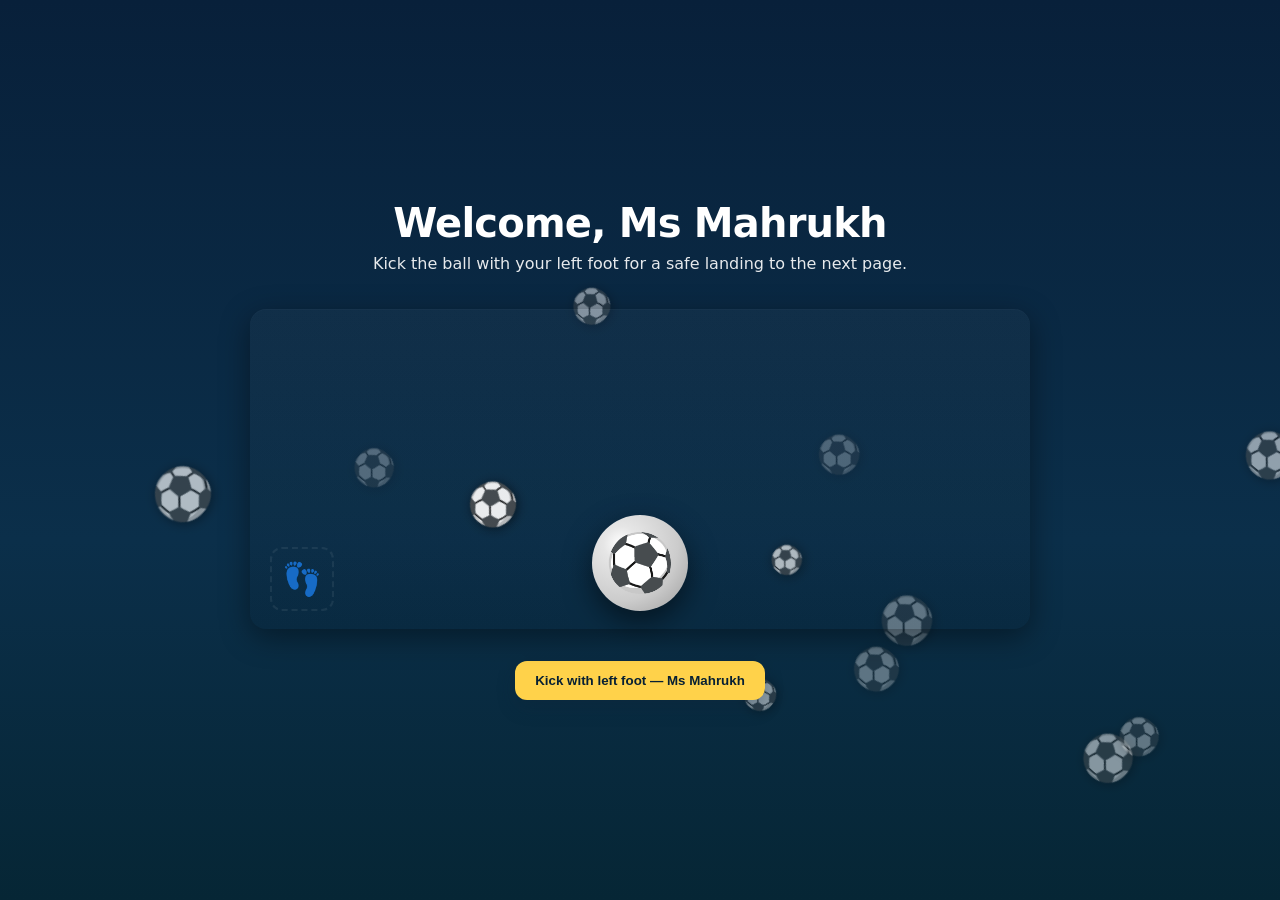
<file: index.html>
<!doctype html>
<html lang="en">
<head>
  <meta charset="utf-8" />
  <meta name="viewport" content="width=device-width,initial-scale=1" />
  <title>Ms Mahrukh — Kick for a Safe Landing</title>
  <link rel="stylesheet" href="styles.css" />
</head>
<body>
  <div id="bg"></div>

  <main class="container">
    <header class="hero">
      <h1>Welcome, Ms Mahrukh</h1>
      <p class="lead">Kick the ball with your left foot for a safe landing to the next page.</p>
    </header>

    <section class="arena" aria-label="kick arena">
      <button id="leftFootVisual" class="left-foot" aria-hidden="true">👣</button>

      <div id="ball" class="ball" role="img" aria-label="football">⚽</div>
    </section>

    <div class="controls">
      <button id="kickBtn" class="kick" aria-label="Kick the ball with your left foot, Ms Mahrukh">
        Kick with left foot — Ms Mahrukh
      </button>
    </div>
  </main>

  <script src="main.js"></script>
</body>
</html>
</file>
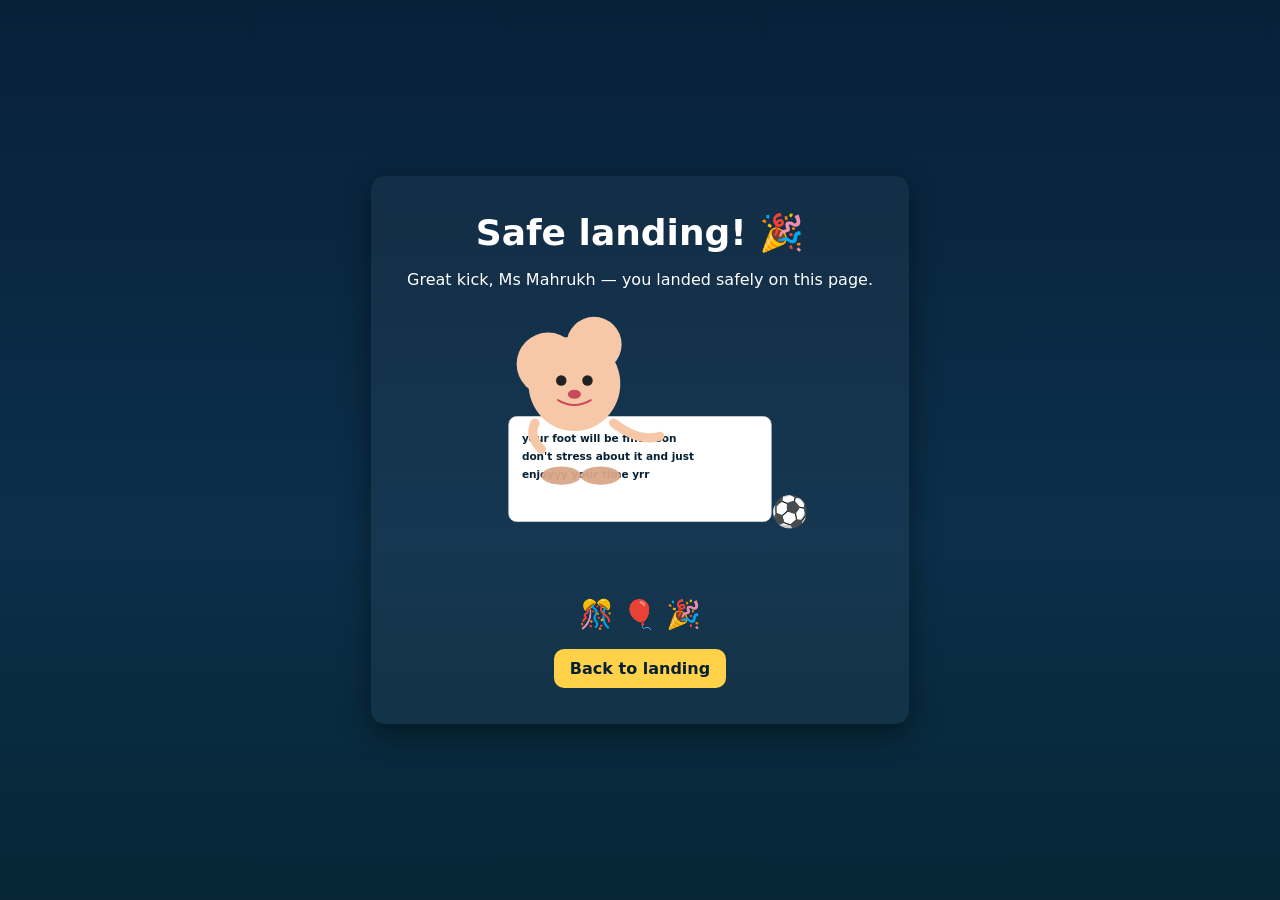
<file: safe.html>
<!doctype html>
<html lang="en">
<head>
  <meta charset="utf-8" />
  <meta name="viewport" content="width=device-width,initial-scale=1" />
  <title>Safe Landing — Ms Mahrukh</title>
  <link rel="stylesheet" href="styles.css" />
  <style>
    body{display:flex;align-items:center;justify-content:center;min-height:100vh;margin:0;background:var(--bg1);color:var(--white)}
    .wrap{padding:28px;}
    .message{max-width:820px;margin:0 auto}
    .card-rect{fill:#fff;stroke:#e6e6e6;stroke-width:1;rx:12;ry:12}
    .card-text{fill:#072033;font-weight:600}
    .confetti {margin-top:18px; font-size:28px; opacity:0.95}
    .home{
      display:inline-block;
      margin-top:18px;
      background:var(--accent);
      color:#072033;
      padding:10px 16px;
      border-radius:10px;
      text-decoration:none;
      font-weight:600;
    }
    .mouse-svg{display:block;margin:10px auto 6px;max-width:420px;width:min(92vw,420px)}
  </style>
</head>
<body>
  <div class="wrap">
    <div class="message safe-wrap">
      <h1>Safe landing! 🎉</h1>
      <p>Great kick, Ms Mahrukh — you landed safely on this page.</p>

      <!-- Friendly original mouse illustration holding a sign -->
      <svg class="mouse-svg" viewBox="0 0 640 420" xmlns="http://www.w3.org/2000/svg" role="img" aria-label="friendly mouse holding a card">
        <!-- card -->
        <rect x="120" y="170" width="400" height="160" rx="18" ry="18" class="card-rect"/>
        <text x="140" y="208" font-size="20" class="card-text">
          <tspan x="140" dy="0">your foot will be fine soon</tspan>
          <tspan x="140" dy="28">don't stress about it and just</tspan>
          <tspan x="140" dy="28">enjoyyy your time yrr</tspan>
        </text>

        <!-- mouse body -->
        <!-- ears -->
        <circle cx="180" cy="90" r="48" fill="#f6c8a8"/>
        <circle cx="250" cy="60" r="42" fill="#f6c8a8"/>
        <!-- head -->
        <ellipse cx="220" cy="120" rx="70" ry="72" fill="#f6c8a8"/>
        <!-- eyes -->
        <circle cx="200" cy="115" r="8" fill="#222"/>
        <circle cx="240" cy="115" r="8" fill="#222"/>
        <!-- nose -->
        <ellipse cx="220" cy="136" rx="10" ry="7" fill="#c94a5b"/>
        <!-- smile -->
        <path d="M195 145 Q220 160 245 145" stroke="#c94a5b" stroke-width="3" fill="none" stroke-linecap="round"/>

        <!-- arms (holding card) -->
        <path d="M160 180 Q150 200 170 220" stroke="#f6c8a8" stroke-width="14" stroke-linecap="round" fill="none"/>
        <path d="M280 180 Q320 210 350 200" stroke="#f6c8a8" stroke-width="14" stroke-linecap="round" fill="none"/>

        <!-- feet -->
        <ellipse cx="200" cy="260" rx="30" ry="14" fill="#d9a788" opacity="0.95"/>
        <ellipse cx="260" cy="260" rx="30" ry="14" fill="#d9a788" opacity="0.95"/>

        <!-- optional small ball to keep theme -->
        <text x="520" y="330" font-size="46">⚽</text>
      </svg>

      <div class="confetti">🎊 🎈 🎉</div>
      <a class="home" href="index.html" aria-label="Go back to landing">Back to landing</a>
    </div>
  </div>
</body>
</html>
</file>
<file: styles.css>
:root{
  --bg1: linear-gradient(180deg,#08203a 0%,#0b2f4a 60%,#062635 100%);
  --accent: #ffd24a;
  --white: #fff;
  --ball-size: 96px;
}

*{box-sizing:border-box}
html,body{height:100%}
body{
  margin:0;
  font-family:Inter, system-ui, -apple-system, "Segoe UI", Roboto, "Helvetica Neue", Arial;
  background: var(--bg1);
  color:var(--white);
  -webkit-font-smoothing:antialiased;
  -moz-osx-font-smoothing:grayscale;
  overflow:hidden;
}

/* background area where floating football icons will appear */
#bg{
  position:fixed;
  inset:0;
  pointer-events:none;
  z-index:0;
}

/* main centered content */
.container{
  position:relative;
  z-index:2;
  min-height:100vh;
  display:flex;
  flex-direction:column;
  align-items:center;
  justify-content:center;
  gap:24px;
  padding:32px;
  text-align:center;
}

/* header */
.hero h1{
  font-size:clamp(24px,4vw,40px);
  margin:0 0 8px;
  letter-spacing:-0.02em;
}
.lead{
  margin:0;
  opacity:0.9;
  font-size:1rem;
}

/* arena holds ball and left-foot visual */
.arena{
  position:relative;
  width:min(780px,92vw);
  height:320px;
  margin-top:12px;
  display:flex;
  align-items:flex-end;
  justify-content:center;
  background:linear-gradient(180deg,rgba(255,255,255,0.03),rgba(0,0,0,0.05));
  border-radius:16px;
  box-shadow:0 8px 30px rgba(0,0,0,0.4), inset 0 1px 0 rgba(255,255,255,0.02);
  overflow:visible;
}

/* left foot visual (decorative) */
.left-foot{
  position:absolute;
  left:20px;
  bottom:18px;
  transform:translateY(0%);
  font-size:32px;
  background:transparent;
  border:2px dashed rgba(255,255,255,0.07);
  color:var(--white);
  width:64px;
  height:64px;
  border-radius:12px;
  display:flex;
  align-items:center;
  justify-content:center;
  transition:transform .18s ease;
  user-select:none;
}

/* main ball */
.ball{
  position:relative;
  width:var(--ball-size);
  height:var(--ball-size);
  font-size:56px;
  line-height:var(--ball-size);
  display:flex;
  align-items:center;
  justify-content:center;
  background:radial-gradient(circle at 30% 30%, #ffffff 0%, #e6e6e6 18%, #ccc 60%, #9b9b9b 100%);
  color:#222;
  border-radius:50%;
  box-shadow: 0 10px 28px rgba(0,0,0,0.5);
  transform-origin:center;
  transition:transform .12s ease;
  bottom:18px;
}

/* controls */
.controls{margin-top:8px}
.kick{
  background:var(--accent);
  color:#072033;
  border:0;
  padding:12px 20px;
  border-radius:12px;
  font-weight:600;
  cursor:pointer;
  box-shadow:0 8px 18px rgba(13,37,54,0.28);
  transition:transform .12s ease, box-shadow .12s ease;
}
.kick:active{transform:translateY(2px)}

/* background floating ball style */
.bg-ball{
  position:absolute;
  font-size:26px;
  opacity:0.9;
  filter:drop-shadow(0 2px 6px rgba(0,0,0,0.6));
  will-change:transform, opacity;
}

/* kick animation: arc from center-left to right-bottom */
@keyframes kickArc {
  0%{
    transform: translate(0px, 0px) rotate(0deg) scale(1);
    opacity:1;
  }
  20%{
    transform: translate(120px, -140px) rotate(40deg) scale(1.05);
  }
  50%{
    transform: translate(260px, -60px) rotate(220deg) scale(.98);
  }
  85%{
    transform: translate(420px, 40px) rotate(420deg) scale(.86);
    opacity:0.95;
  }
  100%{
    transform: translate(480px, 140px) rotate(600deg) scale(.8);
    opacity:0.0;
  }
}

/* add class when kicked */
.ball.kicked{
  animation: kickArc 1.1s cubic-bezier(.18,.9,.29,1) forwards;
}

/* small responsive adjustments */
@media (max-width:560px){
  .arena{height:260px}
  :root{--ball-size:72px}
  .left-foot{left:8px;width:54px;height:54px}
}

/* Safe page additions */
.safe-wrap{
  text-align:center;
  background: rgba(255,255,255,0.04);
  padding:36px;
  border-radius:14px;
  box-shadow: 0 10px 30px rgba(0,0,0,0.45);
  max-width:680px;
  margin:36px auto;
}
.safe-wrap h1{font-size:clamp(22px,4vw,36px); margin:0 0 8px}
.home{
  display:inline-block;
  margin-top:18px;
  background:var(--accent);
  color:#072033;
  padding:10px 16px;
  border-radius:10px;
  text-decoration:none;
  font-weight:600;
}

/* SVG mouse size */
.mouse-svg{max-width:420px;width:min(92vw,420px);height:auto;margin:18px auto 6px;display:block}
.card-text{font-family:inherit; font-size:16px; fill:#072033}
</file>
